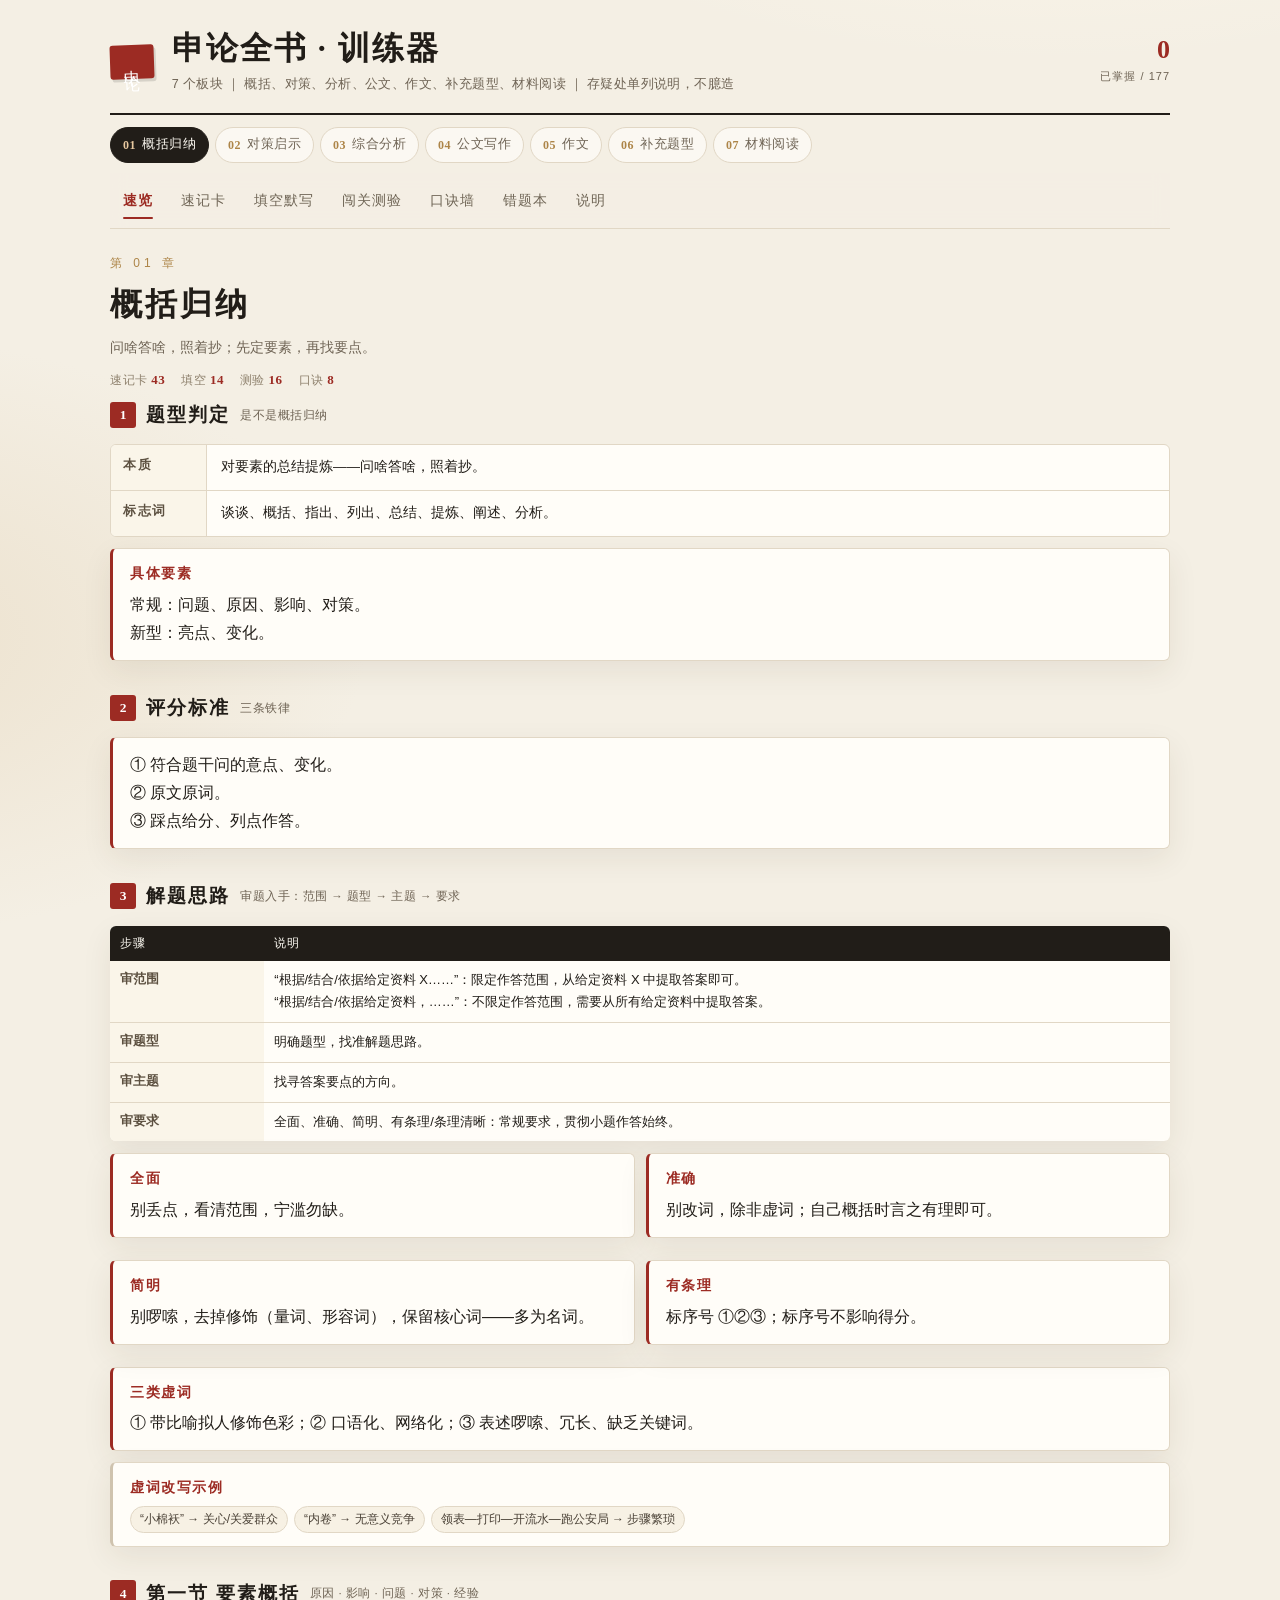
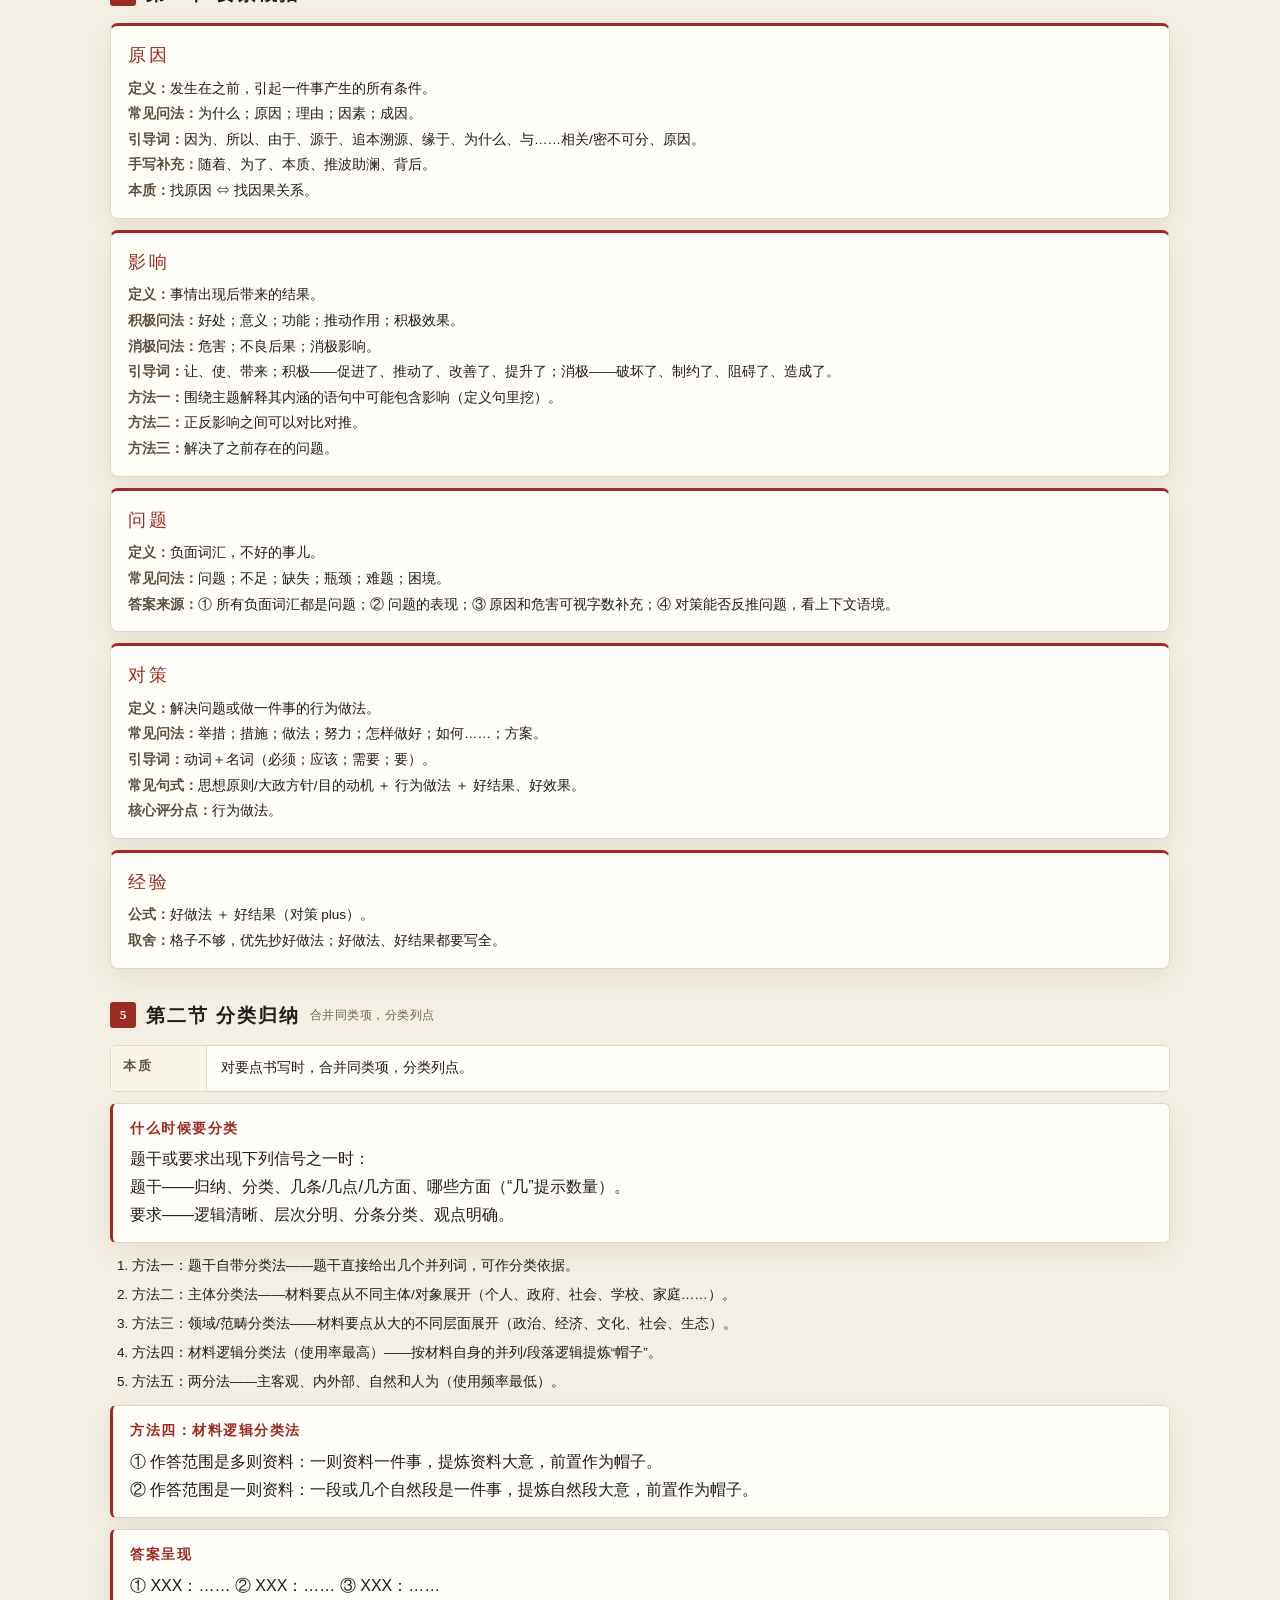
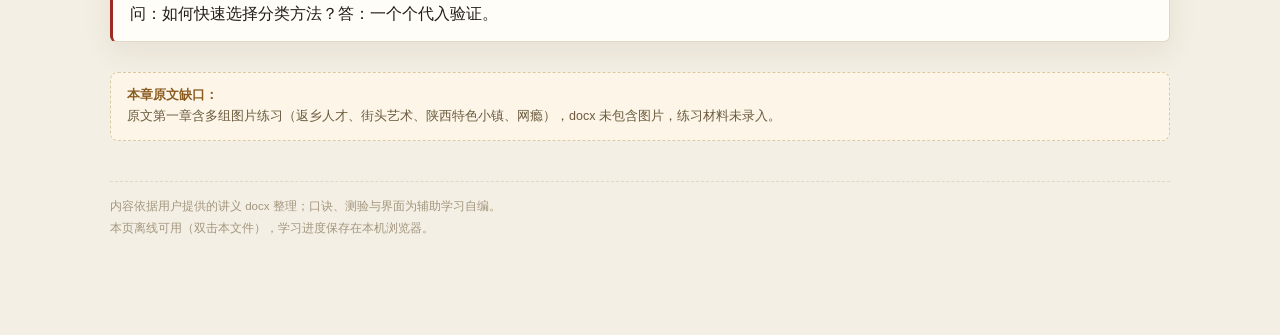
<file: index.html>
<!DOCTYPE html>
<html lang="zh-CN">
<head>
<meta charset="UTF-8">
<meta name="viewport" content="width=device-width, initial-scale=1.0">
<title>申论全书 · 训练器</title>
<link rel="stylesheet" href="assets/style.css">
</head>
<body>
<div class="wrap">

  <header>
    <div class="seal">申论</div>
    <div class="head-main">
      <h1>申论全书 · 训练器</h1>
      <p class="sub">7 个板块 ｜ 概括、对策、分析、公文、作文、补充题型、材料阅读 ｜ 存疑处单列说明，不臆造</p>
    </div>
    <div class="head-stat"><b id="knownCount">0</b><span>已掌握 / <i id="totalCount" style="font-style:normal">0</i></span></div>
  </header>

  <nav class="chapters" id="chapterBar"></nav>

  <nav class="tabs" id="tabBar">
    <button class="tab active" data-tab="map">速览</button>
    <button class="tab" data-tab="cards">速记卡</button>
    <button class="tab" data-tab="cloze">填空默写</button>
    <button class="tab" data-tab="quiz">闯关测验</button>
    <button class="tab" data-tab="mn">口诀墙</button>
    <button class="tab" data-tab="wrong">错题本</button>
    <button class="tab" data-tab="info">说明</button>
  </nav>

  <main>
    <section class="panel active" id="panel-map"></section>

    <section class="panel" id="panel-cards">
      <div class="toolbar">
        <div class="chips-cat" id="catChips"></div>
        <button class="btn ghost" id="shuffleBtn">打乱顺序</button>
      </div>
      <div class="bar"><i id="cardBar"></i></div>
      <div class="card-nav">
        <button class="btn ghost" id="prevCard" title="返回上一题（←）" disabled>← 上一题</button>
        <span class="nav-pos" id="cardPos">0 / 0</span>
        <button class="btn ghost" id="nextCard" title="前进到下一题（→）；评价后会自动前进" disabled>下一题 →</button>
      </div>
      <div class="card-stage" id="cardStage">
        <div class="card" id="card">
          <div class="face front">
            <span class="cat" id="cardCat"></span>
            <div class="q" id="cardQ"></div>
            <div class="hint-row"><span class="hint">点击卡片 / 按空格 翻面</span></div>
          </div>
          <div class="face back">
            <span class="cat">答案</span>
            <div class="a" id="cardA"></div>
            <div class="rate">
              <button class="btn r1" data-rate="weak">生疏 1</button>
              <button class="btn r2" data-rate="fuzzy">模糊 2</button>
              <button class="btn r3" data-rate="known">掌握 3</button>
            </div>
          </div>
        </div>
        <div class="done-box" id="cardDone">
          <div class="big">本轮完成</div>
          <div class="stats">
            <div><b id="doneTotal">0</b><span>本轮卡数</span></div>
            <div><b id="doneKnown" style="color:var(--green)">0</b><span>掌握</span></div>
            <div><b id="doneWeak" style="color:var(--red)">0</b><span>待巩固</span></div>
          </div>
          <div style="display:flex;gap:8px;margin-top:6px">
            <button class="btn primary" id="againBtn">再来一轮</button>
            <button class="btn" id="weakBtn">只练待巩固</button>
          </div>
        </div>
      </div>
      <p class="muted" style="margin-top:12px">评价后自动进入下一题；「上一题」可回看，回看后用「下一题」继续；键盘 ← → 同样可用。评分存在本机浏览器（localStorage），换设备可在「说明」里导出学习记录。</p>
    </section>

    <section class="panel" id="panel-cloze">
      <div class="bar"><i id="clozeBar"></i></div>
      <div class="cloze-card">
        <div class="cloze-idx" id="clozeIdx"></div>
        <div class="cloze-text" id="clozeText"></div>
        <div class="feedback" id="clozeFb"></div>
        <div class="actions">
          <button class="btn primary" id="clozeCheck">检查</button>
          <button class="btn" id="clozeShow">看答案</button>
          <button class="btn" id="clozeNext">下一句</button>
        </div>
      </div>
      <p class="muted" style="margin-top:12px">按原文关键词填空；同义表述可点“看答案”后自行核对。空格内按 <b>Enter</b> 可直接检查。</p>
    </section>

    <section class="panel" id="panel-quiz">
      <div class="bar"><i id="quizBar"></i></div>
      <div class="q-card" id="quizCard">
        <div class="cloze-idx" id="quizIdx"></div>
        <div class="q-text" id="quizQ"></div>
        <div class="options" id="quizOpts"></div>
        <div class="explain" id="quizExp"></div>
        <div class="actions"><button class="btn primary" id="quizNext">下一题</button></div>
      </div>
      <div class="done-box" id="quizDone" style="min-height:280px">
        <div class="big" id="quizScore">0 / 0</div>
        <p class="muted" id="quizComment"></p>
        <div class="actions" style="justify-content:center">
          <button class="btn primary" id="quizAgain">再测一次</button>
          <button class="btn" id="quizReview">看错题</button>
        </div>
        <div id="quizWrongList" style="text-align:left;width:100%;margin-top:14px;font-size:13px"></div>
      </div>
    </section>

    <section class="panel" id="panel-mn">
      <p class="muted" style="margin-top:0">口诀是为“先记住、再还原”服务的，<b>不是讲义原文</b>。先背口诀定位，再回速记卡补标准表述。</p>
      <div class="mn-grid" id="mnGrid"></div>
    </section>

    <section class="panel" id="panel-wrong">
      <p class="muted" style="margin-top:0">这里汇总所有章节做错的测验题。答对一次后仍会保留，方便反复看；可手动清空。</p>
      <div class="actions" style="margin-bottom:14px">
        <button class="btn" id="clearWrong">清空错题本</button>
        <span class="muted" id="wrongCount"></span>
      </div>
      <div id="wrongList"></div>
    </section>

    <section class="panel" id="panel-info"></section>
  </main>

  <p class="footer-note">
    内容依据用户提供的讲义 docx 整理；口诀、测验与界面为辅助学习自编。<br>
    本页离线可用（双击本文件），学习进度保存在本机浏览器。
  </p>
</div>

<script src="data/ch01.js"></script>
<script src="data/ch02.js"></script>
<script src="data/ch03.js"></script>
<script src="data/ch04.js"></script>
<script src="data/ch05.js"></script>
<script src="data/ch06.js"></script>
<script src="data/ch07.js"></script>
<script src="assets/app.js"></script>
</body>
</html>
</file>
<file: assets/style.css>
:root{
  --paper:#f4efe4;
  --card:#fffdf8;
  --ink:#211d18;
  --sub:#6f6455;
  --red:#9c2b23;
  --red-soft:#f4e5e2;
  --gold:#ad8548;
  --line:#e1d7c5;
  --green:#37664b;
  --green-soft:#e5eee7;
  --shadow:0 10px 30px rgba(60,45,25,.08);
}
*{box-sizing:border-box}
html{scroll-behavior:smooth}
body{
  margin:0;color:var(--ink);
  font-family:"Microsoft YaHei","PingFang SC","Hiragino Sans GB","Source Han Sans SC",sans-serif;
  line-height:1.75;
  background:
    radial-gradient(1100px 560px at 82% -8%, #fff9ec 0%, rgba(255,249,236,0) 62%),
    radial-gradient(900px 520px at -12% 18%, #ece1cd 0%, rgba(236,225,205,0) 58%),
    var(--paper);
  min-height:100vh;
}
.wrap{max-width:1100px;margin:0 auto;padding:24px 20px 90px}

/* header */
header{display:flex;align-items:center;gap:18px;padding:4px 0 18px;border-bottom:2px solid var(--ink)}
.seal{
  writing-mode:vertical-rl;background:var(--red);color:#fff;flex:none;
  font-family:"Songti SC","SimSun",serif;font-size:17px;letter-spacing:5px;
  padding:12px 7px;border-radius:3px;transform:rotate(-2deg);
  box-shadow:2px 3px 0 rgba(0,0,0,.12);
}
.head-main{flex:1;min-width:0}
h1{margin:0;font-family:"Songti SC","SimSun",serif;font-weight:700;
  font-size:clamp(22px,3.6vw,32px);letter-spacing:2px;line-height:1.3}
.sub{margin:4px 0 0;color:var(--sub);font-size:12.5px;letter-spacing:.4px}
.head-stat{flex:none;text-align:right}
.head-stat b{font-family:"Songti SC",serif;font-size:26px;color:var(--red);line-height:1}
.head-stat span{display:block;font-size:11px;color:var(--sub);letter-spacing:1px}

/* chapter switcher */
.chapters{display:flex;gap:6px;overflow-x:auto;padding:12px 0 10px;scrollbar-width:none}
.chapters::-webkit-scrollbar{display:none}
.chapter-btn{
  flex:none;border:1px solid var(--line);background:rgba(255,253,248,.7);color:var(--sub);
  font:inherit;font-size:12.5px;letter-spacing:.5px;padding:6px 12px;border-radius:999px;cursor:pointer;
  display:flex;align-items:center;gap:6px;transition:.16s;
}
.chapter-btn b{font-family:"Songti SC",serif;color:var(--gold);font-size:12px}
.chapter-btn:hover{border-color:var(--gold);color:var(--ink)}
.chapter-btn.on{background:var(--ink);border-color:var(--ink);color:#fdfaf2}
.chapter-btn.on b{color:#e8c9a0}

/* tabs */
.tabs{
  position:sticky;top:0;z-index:30;display:flex;gap:2px;overflow-x:auto;
  padding:8px 0;margin-bottom:22px;border-bottom:1px solid var(--line);
  background:rgba(244,239,228,.94);backdrop-filter:blur(8px);scrollbar-width:none;
}
.tabs::-webkit-scrollbar{display:none}
.tab{flex:none;border:0;background:transparent;font:inherit;font-size:14px;color:var(--sub);
  padding:7px 13px;border-radius:6px;cursor:pointer;position:relative;letter-spacing:1px}
.tab:hover{color:var(--ink);background:rgba(255,255,255,.55)}
.tab.active{color:var(--red);font-weight:700}
.tab.active::after{content:"";position:absolute;left:13px;right:13px;bottom:1px;height:2px;background:var(--red);border-radius:2px}
.panel{display:none}
.panel.active{display:block}

/* chapter head */
.chapter-head{padding:2px 0 6px}
.chapter-head .kicker{font-size:12px;letter-spacing:4px;color:var(--gold)}
.chapter-head h2{font-family:"Songti SC","SimSun",serif;font-size:clamp(24px,3.4vw,32px);
  letter-spacing:3px;margin:2px 0 4px;display:block}
.chapter-head h2 .num{color:var(--red);font-size:.62em;vertical-align:2px;margin-right:8px;letter-spacing:1px}
.chapter-head .tag{color:var(--sub);font-size:13.5px}
.chapter-head .meta{display:flex;gap:16px;margin-top:10px;font-size:11.5px;color:#8f826e;letter-spacing:.5px}
.chapter-head .meta b{color:var(--red);font-size:13px;font-family:"Songti SC",serif}

/* blocks */
.block{margin:0 0 30px}
h2.sec{display:flex;align-items:center;gap:10px;margin:0 0 13px;
  font-family:"Songti SC","SimSun",serif;font-size:19px;letter-spacing:2px;font-weight:700}
h2.sec .no{display:inline-flex;align-items:center;justify-content:center;width:26px;height:26px;flex:none;
  background:var(--red);color:#fff;font-family:"Songti SC",serif;font-size:13.5px;border-radius:3px;letter-spacing:0}
h2.sec .s{font-family:"Microsoft YaHei",sans-serif;font-size:11.5px;color:var(--sub);font-weight:400;letter-spacing:.5px}
h3{font-size:13.5px;letter-spacing:1.5px;color:var(--red);margin:0 0 5px;font-weight:700}
p{margin:5px 0}
.note{background:var(--card);border:1px solid var(--line);border-left:3px solid var(--red);
  border-radius:6px;padding:13px 17px;box-shadow:var(--shadow);margin:0 0 11px}
.note.gold{border-left-color:var(--gold)}
.note.plain{border-left-color:#cfc3ae}
.rows{border:1px solid var(--line);border-radius:6px;overflow:hidden;background:var(--card);margin:0 0 11px}
.row{display:flex;border-bottom:1px solid var(--line)}
.row:last-child{border-bottom:0}
.row .k{flex:none;width:96px;padding:10px 12px;background:#faf5e9;font-weight:700;font-size:12.5px;
  letter-spacing:1.5px;border-right:1px solid var(--line);color:#5c5040}
.row .v{flex:1;padding:10px 14px;font-size:13.5px;line-height:1.85}
.grid2{display:grid;grid-template-columns:1fr 1fr;gap:11px;margin-bottom:11px}
.grid3{display:grid;grid-template-columns:repeat(3,1fr);gap:11px;margin-bottom:11px}
.note h3:last-child{margin-bottom:0}
.chips{display:flex;flex-wrap:wrap;gap:6px;margin-top:6px}
.t{display:inline-block;padding:2px 9px;border-radius:999px;font-size:12px;
  background:#f7f1e4;border:1px solid var(--line);color:#4a4136}
.t.hot{background:var(--red-soft);border-color:#e8cbc6;color:var(--red)}
.t.good{background:var(--green-soft);border-color:#c9dbcd;color:var(--green)}
.arrow{color:var(--gold);font-weight:700;margin:0 4px}
.quote{background:linear-gradient(180deg,#fffaf0,#fbf4e4);border:1px solid #e8d6b8;border-radius:8px;
  padding:16px 20px;font-family:"Songti SC",serif;font-size:17px;letter-spacing:1px;line-height:2;
  text-align:center;margin:0 0 12px}
.muted{color:var(--sub);font-size:12.5px}
.red{color:var(--red)}
.gold{color:var(--gold)}

/* mini table */
table.mini{width:100%;border-collapse:collapse;background:var(--card);box-shadow:var(--shadow);
  border-radius:6px;overflow:hidden;font-size:13px;margin:0 0 12px}
table.mini th{background:var(--ink);color:#fdfaf2;font-weight:400;letter-spacing:1px;
  padding:7px 10px;text-align:left;font-size:12px}
table.mini td{border-bottom:1px solid var(--line);padding:8px 10px;vertical-align:top;line-height:1.75}
table.mini tr:last-child td{border-bottom:0}
table.mini td.k{background:#faf5e9;font-weight:700;color:#5c5040;min-width:88px;font-size:12.5px}
table.mini td.c{text-align:center}

/* element cards */
.el{background:var(--card);border:1px solid var(--line);border-radius:8px;padding:14px 17px;
  box-shadow:var(--shadow);margin:0 0 11px;border-top:3px solid var(--red)}
.el .el-name{display:inline-block;font-family:"Songti SC",serif;font-size:18px;color:var(--red);
  letter-spacing:3px;margin-bottom:4px}
.el .el-body{font-size:13.5px;line-height:1.9}
.el .el-body b{color:#5c5040}

/* clean list */
ol.clean{margin:6px 0 10px;padding-left:22px}
ol.clean li{margin:4px 0;font-size:13.5px;line-height:1.85}

/* gap note */
.gap{background:#fdf6e8;border:1px dashed #dcc9a4;border-radius:8px;padding:12px 16px;font-size:12.5px;color:#6b5a3d;margin-top:8px}
.gap b{color:#8a5a1f}

/* flashcards */
.toolbar{display:flex;flex-wrap:wrap;align-items:center;gap:8px;margin-bottom:14px}
.chips-cat{display:flex;flex-wrap:wrap;gap:6px;flex:1}
.chip{border:1px solid var(--line);background:rgba(255,253,248,.7);color:var(--sub);
  font:inherit;font-size:12.5px;padding:4px 11px;border-radius:999px;cursor:pointer}
.chip:hover{border-color:var(--gold);color:var(--ink)}
.chip.on{background:var(--ink);border-color:var(--ink);color:#fdfaf2}
.btn{border:1px solid var(--line);background:#fffdf8;color:var(--ink);font:inherit;font-size:13px;
  padding:7px 14px;border-radius:999px;cursor:pointer;letter-spacing:.5px;transition:.18s}
.btn:hover{border-color:var(--gold);transform:translateY(-1px)}
.btn:active{transform:none}
.btn:disabled{opacity:.45;cursor:default;transform:none}
.btn.primary{background:var(--ink);border-color:var(--ink);color:#fdfaf2}
.btn.ghost{background:transparent}
.bar{height:4px;background:#e7ddca;border-radius:99px;overflow:hidden;margin:0 0 16px}
.bar > i{display:block;height:100%;width:0;background:linear-gradient(90deg,var(--gold),var(--red));transition:width .3s}
.card-stage{perspective:1600px}
.card{position:relative;height:clamp(320px,47vh,430px);transform-style:preserve-3d;
  transition:transform .55s cubic-bezier(.2,.7,.2,1);cursor:pointer}
.card.flipped{transform:rotateY(180deg)}
.face{position:absolute;inset:0;backface-visibility:hidden;-webkit-backface-visibility:hidden;
  background:var(--card);border:1px solid var(--line);border-radius:10px;box-shadow:var(--shadow);
  padding:28px 30px;display:flex;flex-direction:column;overflow:auto}
.face.back{transform:rotateY(180deg);background:#fffdf6}
.face .cat{align-self:flex-start;font-size:11px;letter-spacing:2px;color:var(--red);
  border:1px solid #e3c8c2;background:var(--red-soft);padding:1px 10px;border-radius:99px}
.face .q{flex:1;display:flex;align-items:center;margin:12px 0;
  font-family:"Songti SC","SimSun",serif;font-size:clamp(18px,2.5vw,24px);line-height:1.75;letter-spacing:1px}
.face .a{flex:0 1 auto;margin:auto 0;padding:10px 0;font-size:clamp(15px,2vw,18px);line-height:1.95}
.face .hint{font-size:11px;color:#a3967e;letter-spacing:1px}
.hint-row{display:flex;justify-content:flex-end;align-items:center;gap:10px}
.hint-row .pos{font-size:11.5px;color:var(--sub);letter-spacing:1px;font-variant-numeric:tabular-nums}
.card-nav{display:flex;align-items:center;justify-content:space-between;gap:10px;margin:0 0 12px}
.card-nav .nav-pos{font-size:12px;color:var(--sub);letter-spacing:1px;font-variant-numeric:tabular-nums}
.card-nav .btn{padding:6px 14px;font-size:12.5px}
.rate{display:flex;gap:8px;margin-top:10px}
.rate .btn{flex:1;padding:8px 4px;border-radius:7px;font-size:12.5px}
.rate .r1{border-color:#dcb6b0;color:#8e3a30}
.rate .r2{border-color:#ddc69b;color:#8a6a2f}
.rate .r3{border-color:#b5cbb9;color:#37664b}
.done-box{display:none;flex-direction:column;align-items:center;justify-content:center;
  background:var(--card);border:1px dashed var(--gold);border-radius:10px;text-align:center;
  padding:34px 24px;min-height:300px}
.done-box.show{display:flex}
.done-box .big{font-family:"Songti SC",serif;font-size:30px;color:var(--red);letter-spacing:4px}
.stats{display:flex;gap:24px;margin:14px 0}
.stats div{text-align:center}
.stats b{display:block;font-size:23px;font-family:"Songti SC",serif}
.stats span{font-size:11px;color:var(--sub);letter-spacing:1px}

/* cloze */
.cloze-card{background:var(--card);border:1px solid var(--line);border-radius:10px;padding:24px 26px;
  box-shadow:var(--shadow);min-height:230px}
.cloze-idx{font-size:11.5px;color:var(--sub);letter-spacing:2px;margin-bottom:10px}
.cloze-text{font-size:16.5px;line-height:2.45;letter-spacing:.3px}
.cloze-text input{font:inherit;font-size:15.5px;color:var(--red);text-align:center;
  border:0;border-bottom:1.5px dashed #b9a887;background:rgba(255,248,230,.6);
  padding:1px 6px;margin:0 2px;border-radius:3px 3px 0 0;outline:none;min-width:70px}
.cloze-text input:focus{border-bottom-color:var(--red);background:#fff6e6}
.cloze-text input.ok{border-bottom:1.5px solid var(--green);color:var(--green);background:var(--green-soft)}
.cloze-text input.bad{border-bottom:1.5px solid var(--red);color:var(--red);background:var(--red-soft)}
.feedback{font-size:13px;margin-top:14px;padding:10px 12px;border-radius:6px;display:none;line-height:1.85}
.feedback.show{display:block}
.feedback.good{background:var(--green-soft);color:var(--green)}
.feedback.bad{background:var(--red-soft);color:#7d2a22}
.actions{display:flex;gap:8px;margin-top:16px;flex-wrap:wrap}

/* quiz */
.q-card{background:var(--card);border:1px solid var(--line);border-radius:10px;padding:24px 26px;box-shadow:var(--shadow)}
.q-text{font-family:"Songti SC","SimSun",serif;font-size:18.5px;line-height:1.85;margin:6px 0 16px}
.options{display:flex;flex-direction:column;gap:8px}
.opt{display:flex;gap:11px;align-items:flex-start;text-align:left;font:inherit;font-size:14.5px;
  background:#fffdf8;border:1px solid var(--line);border-radius:8px;padding:10px 14px;cursor:pointer;transition:.15s}
.opt:hover{border-color:var(--gold);background:#fffaf0}
.opt .idx{flex:none;width:21px;height:21px;border-radius:50%;border:1px solid #cbbfa9;
  display:flex;align-items:center;justify-content:center;font-size:11.5px;color:var(--sub);margin-top:2px}
.opt.correct{border-color:#9dbfa8;background:var(--green-soft)}
.opt.correct .idx{background:var(--green);border-color:var(--green);color:#fff}
.opt.wrong{border-color:#dda9a2;background:var(--red-soft)}
.opt.wrong .idx{background:var(--red);border-color:var(--red);color:#fff}
.opt[disabled]{cursor:default;opacity:.95}
.explain{display:none;margin-top:15px;padding:11px 14px;border-left:3px solid var(--gold);
  background:#fbf5e7;border-radius:0 6px 6px 0;font-size:13px;line-height:1.9}
.explain.show{display:block}
.explain b{color:var(--red)}

/* mnemonics */
.mn-grid{display:grid;grid-template-columns:1fr 1fr;gap:11px}
.mn{background:var(--card);border:1px solid var(--line);border-radius:8px;padding:15px 17px;box-shadow:var(--shadow)}
.mn .th{font-family:"Songti SC",serif;font-size:16.5px;color:var(--red);letter-spacing:2px;margin-bottom:5px}
.mn .mn-body{font-size:13.5px;color:#453c30;line-height:1.95}
.mn .mn-src{font-size:11px;color:#a3967e;margin-top:7px}

/* wrong book */
.wrong-item{background:var(--card);border:1px solid var(--line);border-left:3px solid var(--red);
  border-radius:6px;padding:13px 16px;margin-bottom:10px;box-shadow:var(--shadow)}
.wrong-item .wq{font-size:14px;font-weight:700;margin-bottom:4px}
.wrong-item .wa{font-size:12.5px;color:#4d4335;line-height:1.85}
.wrong-item .we{font-size:12px;color:var(--sub);margin-top:4px;line-height:1.8}
.wrong-item .meta{font-size:11px;color:#a3967e;letter-spacing:1px;margin-top:5px}

/* notes / errata */
.errata{background:var(--card);border:1px solid var(--line);border-radius:8px;padding:18px 22px;box-shadow:var(--shadow);margin-bottom:12px}
.errata h3{color:var(--red);font-size:15px;letter-spacing:2px}
.errata ul{margin:8px 0 0;padding-left:20px}
.errata li{font-size:13px;line-height:1.95;margin:5px 0}
.errata .q{color:#8a5a1f;font-weight:700}

/* footer */
.footer-note{margin-top:40px;padding-top:14px;border-top:1px dashed var(--line);color:#a3967e;font-size:11.5px;line-height:1.9}

@media (max-width:720px){
  .wrap{padding:16px 13px 70px}
  header{gap:12px}
  .seal{font-size:15px;padding:10px 6px}
  .sub{font-size:11.5px}
  .tab{padding:6px 9px;font-size:12.5px;letter-spacing:0}
  .chapter-btn{font-size:12px;padding:5px 10px}
  .grid2,.grid3,.mn-grid{grid-template-columns:1fr}
  .face{padding:20px 18px}
  .card{height:clamp(360px,58vh,470px)}
  .row .k{width:76px;font-size:11.5px;padding:9px 8px}
  .row .v{font-size:12.5px;padding:9px 10px}
  .cloze-card,.q-card{padding:18px 16px}
  .head-stat b{font-size:22px}
  .chapter-head .meta{flex-wrap:wrap;gap:8px 14px}
  .stats{gap:18px}
}
</file>
